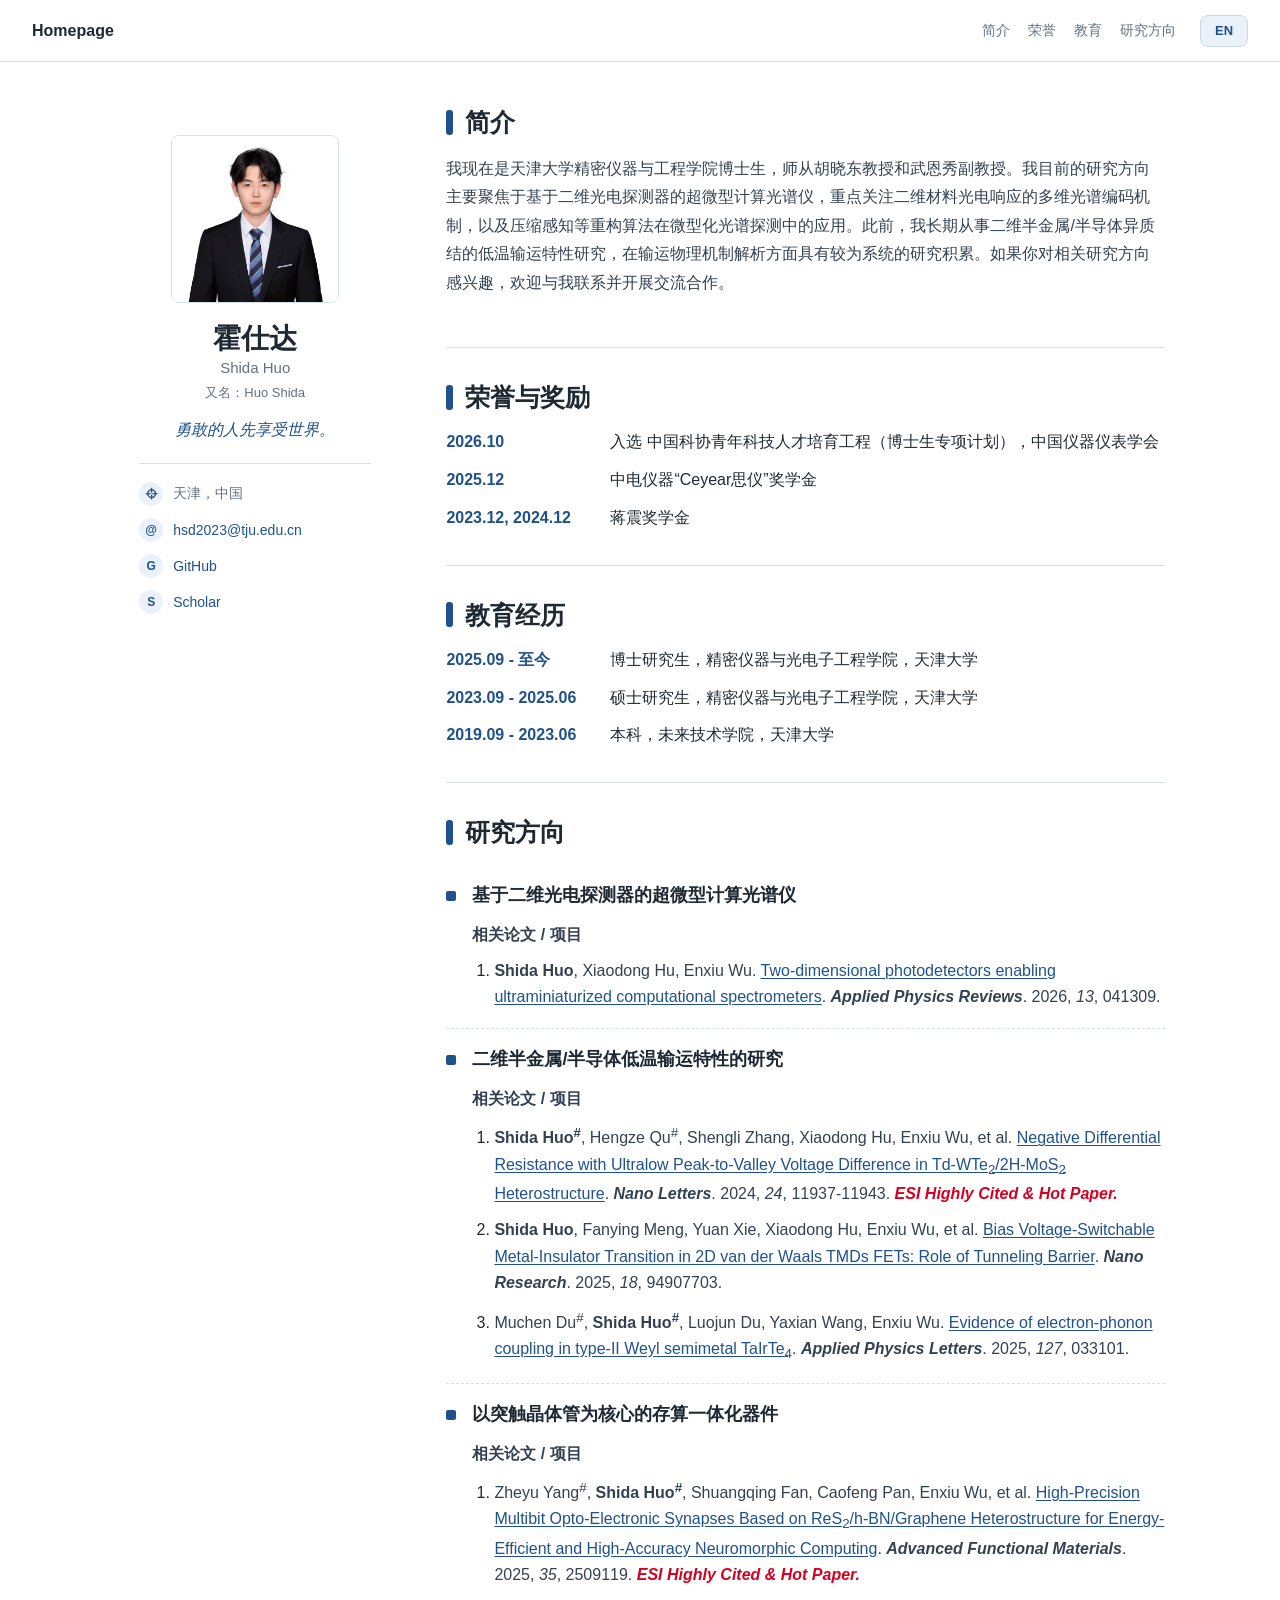
<file: index.html>
<!doctype html>
<html lang="zh-CN">
  <head>
    <meta charset="utf-8" />
    <meta name="viewport" content="width=device-width, initial-scale=1" />
    <title>Shida Huo (霍仕达) - Homepage</title>
    <meta
      name="description"
      content="Shida Huo (霍仕达, Huo Shida), Ph.D. student at Tianjin University. Research interests include ultraminiaturized computational spectrometers, two-dimensional photodetectors, low-temperature transport, and synaptic transistor based in-memory computing devices."
    />
    <meta
      name="keywords"
      content="Shida Huo, Huo Shida, 霍仕达, Tianjin University, 天津大学, computational spectrometer, two-dimensional photodetector, low-temperature transport, synaptic transistor"
    />
    <meta name="author" content="Shida Huo" />
    <meta name="robots" content="index, follow" />
    <link rel="canonical" href="https://shidahuo.github.io/" />
    <meta property="og:type" content="profile" />
    <meta property="og:title" content="Shida Huo (霍仕达) - Homepage" />
    <meta
      property="og:description"
      content="Personal homepage of Shida Huo (霍仕达, Huo Shida), Ph.D. student at Tianjin University."
    />
    <meta property="og:url" content="https://shidahuo.github.io/" />
    <meta property="og:image" content="https://shidahuo.github.io/assets/hsd-profile.jpg" />
    <meta name="twitter:card" content="summary" />
    <meta name="twitter:title" content="Shida Huo (霍仕达) - Homepage" />
    <meta
      name="twitter:description"
      content="Personal homepage of Shida Huo (霍仕达, Huo Shida), Ph.D. student at Tianjin University."
    />
    <meta name="twitter:image" content="https://shidahuo.github.io/assets/hsd-profile.jpg" />
    <link rel="stylesheet" href="styles.css" />
    <script type="application/ld+json">
      {
        "@context": "https://schema.org",
        "@type": "Person",
        "name": "Shida Huo",
        "alternateName": ["霍仕达", "Huo Shida"],
        "url": "https://shidahuo.github.io/",
        "image": "https://shidahuo.github.io/assets/hsd-profile.jpg",
        "email": "mailto:hsd2023@tju.edu.cn",
        "jobTitle": "Ph.D. student",
        "affiliation": {
          "@type": "CollegeOrUniversity",
          "name": "Tianjin University",
          "url": "https://www.tju.edu.cn/"
        },
        "alumniOf": {
          "@type": "CollegeOrUniversity",
          "name": "Tianjin University"
        },
        "sameAs": [
          "https://scholar.google.com/citations?user=NMqwqbYAAAAJ&hl=zh-CN"
        ],
        "knowsAbout": [
          "Ultraminiaturized computational spectrometers",
          "Two-dimensional photodetectors",
          "Low-temperature transport",
          "Two-dimensional semimetal/semiconductor heterostructures",
          "Synaptic transistor based in-memory computing devices"
        ]
      }
    </script>
  </head>
  <body>
    <header class="topbar">
      <a class="brand" href="#home">Homepage</a>
      <nav aria-label="页面导航">
        <a href="#bio" data-i18n="nav.bio">简介</a>
        <a href="#honors" data-i18n="nav.honors">荣誉</a>
        <a href="#education" data-i18n="nav.education">教育</a>
        <a href="#experience" data-i18n="nav.experience">研究方向</a>
      </nav>
      <button class="lang-toggle" type="button" data-lang-toggle aria-label="Switch language">EN</button>
    </header>

    <main id="home" class="page">
      <aside class="profile">
        <div class="photo-frame">
          <img
            src="assets/hsd-profile.jpg"
            alt="霍仕达头像"
            class="profile-photo"
          />
        </div>
        <h1 data-i18n="profile.name">霍仕达</h1>
        <p class="name-en" data-i18n="profile.nameAlt">Shida Huo</p>
        <p class="name-alias" data-i18n="profile.alias">Also known as: Huo Shida</p>
        <p class="motto" data-i18n="profile.motto">勇敢的人先享受世界。</p>

        <ul class="contact-list" aria-label="联系方式">
          <li>
            <span aria-hidden="true">⌖</span>
            <span data-i18n="profile.location">天津，中国</span>
          </li>
          <li>
            <span aria-hidden="true">@</span>
            <a href="mailto:hsd2023@tju.edu.cn">hsd2023@tju.edu.cn</a>
          </li>
          <li>
            <span aria-hidden="true">G</span>
            <a href="https://github.com/" target="_blank" rel="noreferrer">GitHub</a>
          </li>
          <li>
            <span aria-hidden="true">S</span>
            <a href="https://scholar.google.com/citations?user=NMqwqbYAAAAJ&amp;hl=zh-CN" target="_blank" rel="noreferrer">Scholar</a>
          </li>
        </ul>
      </aside>

      <section class="content">
        <section id="bio" class="section">
          <h2 data-i18n="bio.heading">Biography</h2>
          <p>
            <span data-i18n="bio.p1">我现在是天津大学精密仪器与工程学院博士生，师从胡晓东教授和武恩秀副教授。我目前的研究方向主要聚焦于基于二维光电探测器的超微型计算光谱仪，重点关注二维材料光电响应的多维光谱编码机制，以及压缩感知等重构算法在微型化光谱探测中的应用。此前，我长期从事二维半金属/半导体异质结的低温输运特性研究，在输运物理机制解析方面具有较为系统的研究积累。如果你对相关研究方向感兴趣，欢迎与我联系并开展交流合作。</span>
          </p>
        </section>

        <section id="honors" class="section">
          <h2 data-i18n="honors.heading">Honors and Awards</h2>
          <ul class="timeline">
            <li>
              <span class="date">2026.10</span>
              <span data-i18n="honors.item3">入选 中国科协青年科技人才培育工程（博士生专项计划），中国仪器仪表学会</span>
            </li>
            <li>
              <span class="date">2025.12</span>
              <span data-i18n="honors.item1">中电仪器“Ceyear思仪”奖学金</span>
            </li>
            <li>
              <span class="date">2023.12, 2024.12</span>
              <span data-i18n="honors.item2">蒋震奖学金</span>
            </li>
          </ul>
        </section>

        <section id="education" class="section">
          <h2 data-i18n="education.heading">Educations</h2>
          <ul class="timeline">
            <li>
              <span class="date" data-i18n="education.phd.date">2025.09 - 至今</span>
              <span data-i18n="education.phd">博士研究生，精密仪器与光电子工程学院，天津大学</span>
            </li>
            <li>
              <span class="date">2023.09 - 2025.06</span>
              <span data-i18n="education.master">硕士研究生，精密仪器与光电子工程学院，天津大学</span>
            </li>
            <li>
              <span class="date">2019.09 - 2023.06</span>
              <span data-i18n="education.bachelor">本科，未来技术学院，天津大学</span>
            </li>
          </ul>
        </section>

        <section id="experience" class="section">
          <h2 data-i18n="experience.heading">研究方向</h2>
          <article class="experience-item">
            <div class="logo-mark" aria-hidden="true"></div>
            <div>
              <h3 data-i18n="experience.item3.title">基于二维光电探测器的超微型计算光谱仪</h3>
              <p class="paper-label" data-i18n="experience.item3.paperLabel">相关论文 / 项目</p>
              <ol class="works-list">
                <li>
                  <span><b class="inline-bold">Shida Huo</b>, Xiaodong Hu, Enxiu Wu. <a class="paper-link" href="https://doi.org/10.1063/5.0337027" target="_blank" rel="noreferrer">Two-dimensional photodetectors enabling ultraminiaturized computational spectrometers</a>. <span class="journal">Applied Physics Reviews</span>. 2026, <i class="volume">13</i>, 041309.</span>
                </li>
              </ol>
            </div>
          </article>
          <article class="experience-item">
            <div class="logo-mark" aria-hidden="true"></div>
            <div>
              <h3 data-i18n="experience.item1.title">二维半金属/半导体低温输运特性的研究</h3>
              <p class="paper-label" data-i18n="experience.item1.paperLabel">相关论文 / 项目</p>
              <ol class="works-list">
                <li>
                  <span><b class="inline-bold">Shida Huo<sup>#</sup></b>, Hengze Qu<sup>#</sup>, Shengli Zhang, Xiaodong Hu, Enxiu Wu, et al. <a class="paper-link" href="https://pubs.acs.org/doi/10.1021/acs.nanolett.4c03263" target="_blank" rel="noreferrer">Negative Differential Resistance with Ultralow Peak-to-Valley Voltage Difference in Td-WTe<sub>2</sub>/2H-MoS<sub>2</sub> Heterostructure</a>. <span class="journal">Nano Letters</span>. 2024, <i class="volume">24</i>, 11937-11943. <span class="paper-highlight">ESI Highly Cited &amp; Hot Paper.</span></span>
                </li>
                <li>
                  <span><b class="inline-bold">Shida Huo</b>, Fanying Meng, Yuan Xie, Xiaodong Hu, Enxiu Wu, et al. <a class="paper-link" href="https://www.sciopen.com/article/10.26599/NR.2025.94907703" target="_blank" rel="noreferrer">Bias Voltage-Switchable Metal-Insulator Transition in 2D van der Waals TMDs FETs: Role of Tunneling Barrier</a>. <span class="journal">Nano Research</span>. 2025, <i class="volume">18</i>, 94907703.</span>
                </li>
                <li>
                  <span>Muchen Du<sup>#</sup>, <b class="inline-bold">Shida Huo<sup>#</sup></b>, Luojun Du, Yaxian Wang, Enxiu Wu. <a class="paper-link" href="https://pubs.aip.org/aip/apl/article-abstract/127/3/033101/3354619/Evidence-of-electron-phonon-coupling-in-type-II?redirectedFrom=fulltext" target="_blank" rel="noreferrer">Evidence of electron-phonon coupling in type-II Weyl semimetal TaIrTe<sub>4</sub></a>. <span class="journal">Applied Physics Letters</span>. 2025, <i class="volume">127</i>, 033101.</span>
                </li>
              </ol>
            </div>
          </article>
          <article class="experience-item">
            <div class="logo-mark" aria-hidden="true"></div>
            <div>
              <h3 data-i18n="experience.item2.title">以突触晶体管为核心的存算一体化器件</h3>
              <p class="paper-label" data-i18n="experience.item2.paperLabel">相关论文 / 项目</p>
              <ol class="works-list">
                <li>
                  <span>Zheyu Yang<sup>#</sup>, <b class="inline-bold">Shida Huo<sup>#</sup></b>, Shuangqing Fan, Caofeng Pan, Enxiu Wu, et al. <a class="paper-link" href="https://advanced.onlinelibrary.wiley.com/doi/10.1002/adfm.202509119" target="_blank" rel="noreferrer">High-Precision Multibit Opto-Electronic Synapses Based on ReS<sub>2</sub>/h-BN/Graphene Heterostructure for Energy-Efficient and High-Accuracy Neuromorphic Computing</a>. <span class="journal">Advanced Functional Materials</span>. 2025, <i class="volume">35</i>, 2509119. <span class="paper-highlight">ESI Highly Cited &amp; Hot Paper.</span></span>
                </li>
              </ol>
            </div>
          </article>
        </section>
      </section>
    </main>
    <script src="script.js"></script>
  </body>
</html>
</file>
<file: styles.css>
:root {
  color-scheme: light;
  --bg: #f6f7f9;
  --paper: #ffffff;
  --ink: #1f2933;
  --muted: #637083;
  --line: #d9e0e8;
  --accent: #1F528D;
  --accent-strong: #1F528D;
  --soft: #EAF1F8;
  --shadow: 0 18px 46px rgba(31, 41, 51, 0.08);
  --page-scale: 1;
  font-family:
    "Inter", "Segoe UI", "PingFang SC", "Microsoft YaHei", Arial, sans-serif;
}

* {
  box-sizing: border-box;
}

html {
  scroll-behavior: smooth;
}

body {
  margin: 0;
  color: var(--ink);
  background: #ffffff;
}

a {
  color: var(--accent-strong);
  text-decoration: none;
}

a:hover {
  text-decoration: underline;
}

.topbar {
  position: sticky;
  top: 0;
  z-index: 10;
  display: flex;
  align-items: center;
  justify-content: space-between;
  gap: 24px;
  min-height: 62px;
  padding: 0 max(32px, calc((100% - 1280px) / 2));
  background: rgba(255, 255, 255, 0.9);
  border-bottom: 1px solid var(--line);
  backdrop-filter: blur(16px);
}

.brand {
  flex: 0 0 auto;
  color: var(--ink);
  font-weight: 700;
}

nav {
  display: flex;
  flex-wrap: wrap;
  flex: 1 1 auto;
  justify-content: flex-end;
  gap: 18px;
  font-size: calc(14px * var(--page-scale));
}

nav a {
  color: var(--muted);
}

nav a:hover {
  color: var(--accent-strong);
}

.lang-toggle {
  flex: 0 0 auto;
  min-width: 48px;
  height: 32px;
  padding: 0 12px;
  color: var(--accent-strong);
  background: var(--soft);
  border: 1px solid #C8D8E8;
  border-radius: 8px;
  cursor: pointer;
  font: inherit;
  font-size: calc(13px * var(--page-scale));
  font-weight: 700;
}

.lang-toggle:hover {
  background: #DCE8F4;
}

.lang-toggle:focus-visible {
  outline: 3px solid rgba(31, 82, 141, 0.24);
  outline-offset: 2px;
}

.page {
  display: grid;
  grid-template-columns: 280px minmax(0, 1fr);
  gap: clamp(36px, 4vw, 64px);
  width: min(82vw, 1280px);
  min-height: calc(100vh - 134px);
  margin: clamp(32px, 5vh, 64px) auto clamp(48px, 7vh, 88px);
}

.profile {
  position: sticky;
  top: 94px;
  align-self: start;
  padding: 28px 24px;
  background: transparent;
  border: 0;
  border-radius: 0;
  box-shadow: none;
  text-align: center;
}

.photo-frame {
  width: 168px;
  aspect-ratio: 1;
  margin: 0 auto 20px;
  overflow: hidden;
  border: 1px solid var(--line);
  border-radius: 8px;
  background: var(--soft);
}

.profile-photo {
  display: block;
  width: 100%;
  height: 100%;
  object-fit: cover;
}

h1,
h2,
h3,
p {
  margin-top: 0;
}

h1 {
  margin-bottom: 4px;
  font-size: calc(28px * var(--page-scale));
  line-height: 1.15;
}

.name-en {
  margin-bottom: 8px;
  color: var(--muted);
  font-size: calc(15px * var(--page-scale));
}

.name-alias {
  margin-bottom: 18px;
  color: var(--muted);
  font-size: calc(13px * var(--page-scale));
}

.motto {
  margin: 0 auto 22px;
  color: var(--accent-strong);
  font-family: Georgia, "Times New Roman", serif;
  font-size: calc(16px * var(--page-scale));
  font-style: italic;
}

.contact-list {
  display: grid;
  gap: 12px;
  padding: 18px 0 0;
  margin: 0;
  border-top: 1px solid var(--line);
  list-style: none;
  text-align: left;
}

.contact-list li {
  display: grid;
  grid-template-columns: 24px minmax(0, 1fr);
  align-items: center;
  gap: 10px;
  color: var(--muted);
  font-size: calc(14px * var(--page-scale));
}

.contact-list span:first-child {
  display: grid;
  place-items: center;
  width: 24px;
  height: 24px;
  color: var(--accent-strong);
  background: var(--soft);
  border-radius: 50%;
  font-size: calc(12px * var(--page-scale));
  font-weight: 700;
}

.content {
  min-width: 0;
}

.section {
  padding: 0 0 34px;
  margin-bottom: 34px;
  border-bottom: 1px solid var(--line);
}

.section:last-child {
  border-bottom: 0;
}

h2 {
  display: flex;
  align-items: center;
  gap: 12px;
  margin-bottom: 18px;
  font-size: calc(25px * var(--page-scale));
  line-height: 1.2;
}

h2::before {
  content: "";
  width: 7px;
  height: 25px;
  background: var(--accent);
  border-radius: 3px;
}

.section p {
  max-width: min(820px, 100%);
  color: #344151;
  font-size: calc(16px * var(--page-scale));
  line-height: 1.78;
}

#bio p {
  max-width: 100%;
}

.timeline {
  display: grid;
  gap: 13px;
  padding: 0;
  margin: 0;
  list-style: none;
}

.timeline li {
  display: grid;
  grid-template-columns: 148px minmax(0, 1fr);
  gap: 16px;
  align-items: baseline;
  font-size: calc(16px * var(--page-scale));
  line-height: 1.55;
}

.date {
  color: var(--accent-strong);
  font-weight: 700;
  white-space: nowrap;
}

.experience-item {
  display: grid;
  grid-template-columns: 14px minmax(0, 1fr);
  gap: 12px;
  padding: 18px 0;
}

.experience-item + .experience-item {
  border-top: 1px dashed var(--line);
}

.logo-mark {
  width: 10px;
  height: 10px;
  margin-top: 8px;
  background: var(--accent-strong);
  border-radius: 2px;
}

h3 {
  margin-bottom: 6px;
  font-size: calc(18px * var(--page-scale));
}

.muted {
  margin-bottom: 8px;
  color: var(--muted);
  font-size: calc(14px * var(--page-scale));
}

.paper-label {
  margin: 14px 0 8px;
  color: var(--accent-strong);
  font-size: calc(14px * var(--page-scale));
  font-weight: 700;
  line-height: 1.4;
}

.works-list {
  display: grid;
  gap: 10px;
  padding-left: 22px;
  margin: 0;
}

.works-list li {
  font-size: calc(16px * var(--page-scale));
  line-height: 1.65;
}

.works-list span {
  color: #344151;
}

.inline-bold {
  font-weight: 700;
}

.journal {
  font-style: italic;
  font-weight: 700;
}

.volume {
  font-style: italic;
}

.works-list .paper-highlight {
  color: #D50021;
  font-style: italic;
  font-weight: 700;
}

.works-list .paper-link {
  color: #1F528D;
  text-decoration: underline;
  text-underline-offset: 2px;
}

.works-list .paper-link:hover {
  color: #1F528D;
}

@media (min-width: 1500px) and (min-height: 850px) {
  :root {
    --page-scale: 1.08;
  }

  .page {
    width: min(86vw, 1360px);
  }

  .section {
    margin-bottom: 38px;
    padding-bottom: 38px;
  }
}

@media (min-width: 1900px) and (min-height: 950px) {
  :root {
    --page-scale: 1.16;
  }

  .page {
    width: min(88vw, 1440px);
  }

  .photo-frame {
    width: 190px;
  }
}

@media (max-width: 820px) {
  :root {
    --page-scale: 1;
  }

  .topbar {
    align-items: flex-start;
    flex-direction: column;
    padding: 14px 22px;
  }

  nav {
    justify-content: flex-start;
    gap: 12px 16px;
  }

  .lang-toggle {
    align-self: flex-start;
  }

  .page {
    grid-template-columns: 1fr;
    width: min(100% - 32px, 680px);
    margin-top: 28px;
  }

  .profile {
    position: static;
  }

  .timeline li {
    grid-template-columns: 1fr;
    gap: 2px;
  }
}

@media (max-width: 480px) {
  .topbar {
    min-height: auto;
  }

  .page {
    width: min(100% - 24px, 680px);
    margin-bottom: 44px;
  }

  .profile {
    padding: 22px 18px;
  }

  .photo-frame {
    width: 140px;
  }

  h1 {
    font-size: 24px;
  }

  h2 {
    font-size: 22px;
  }
}
</file>
